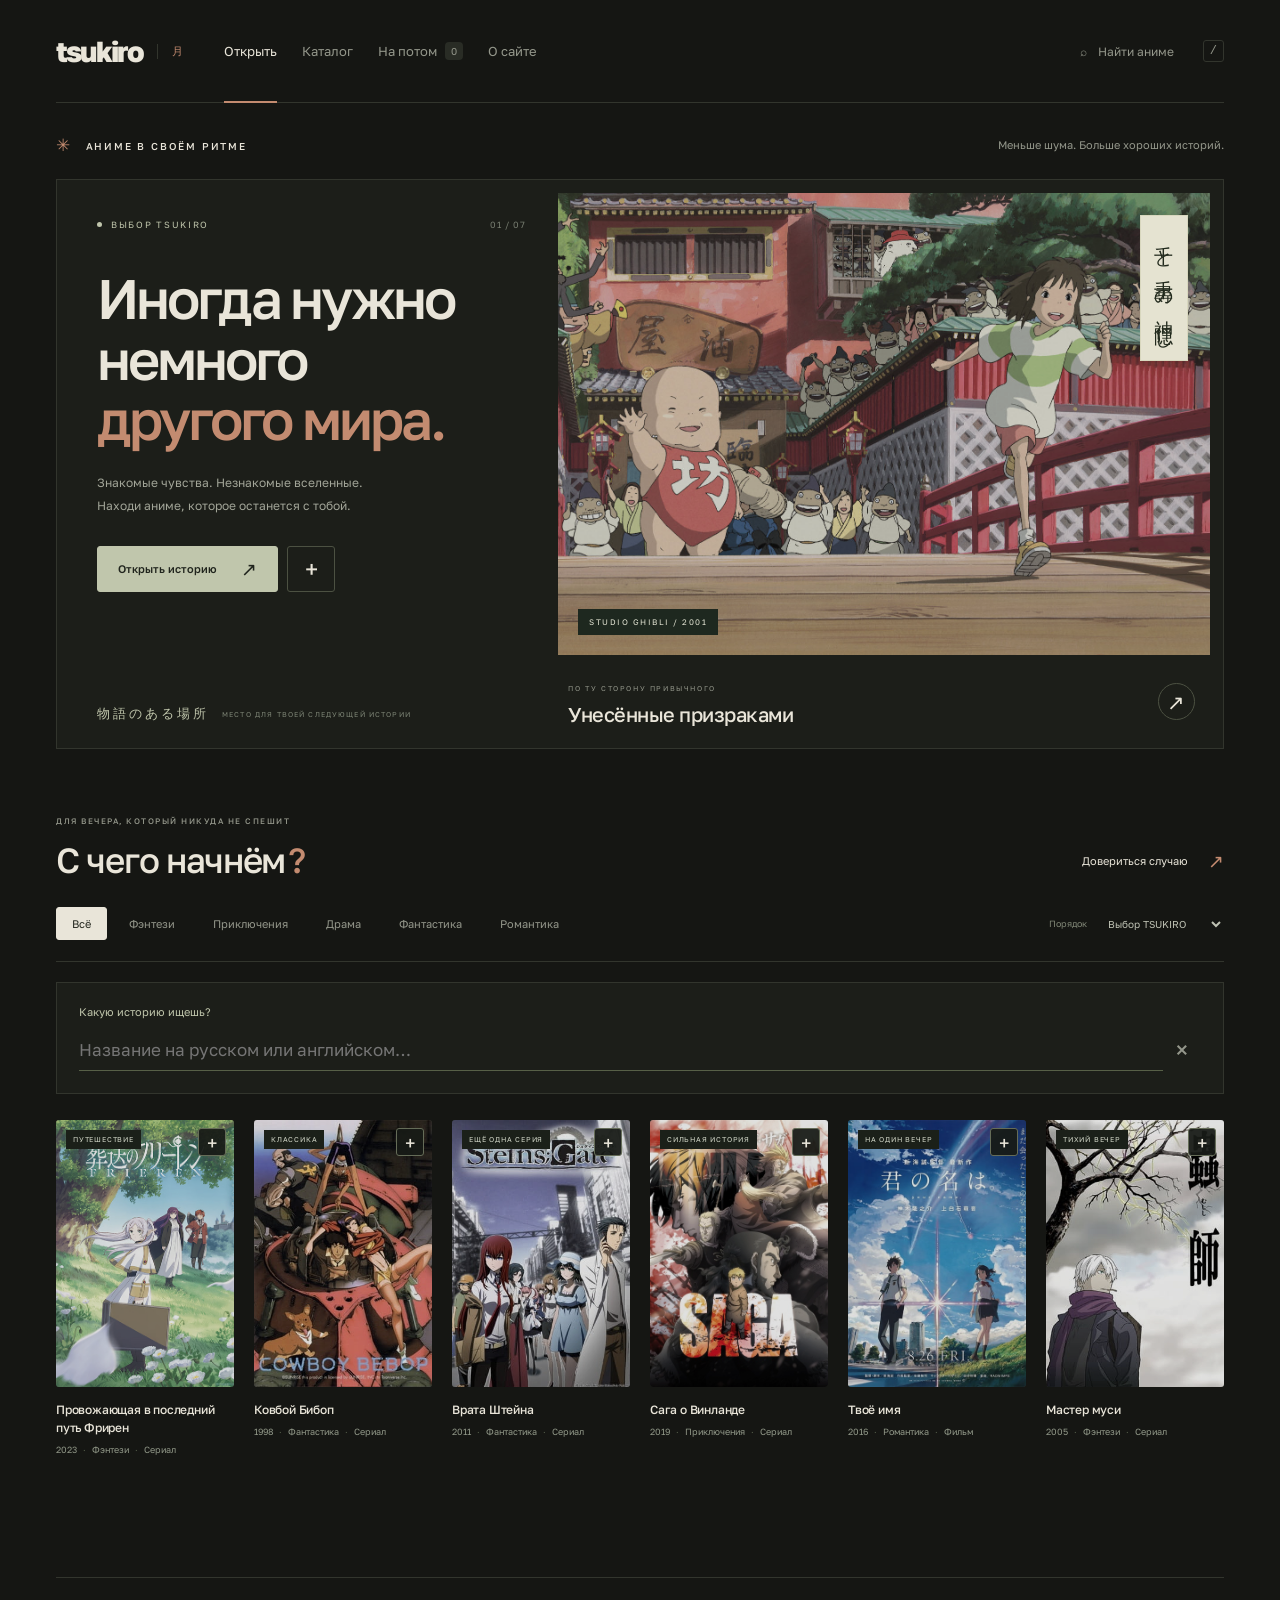
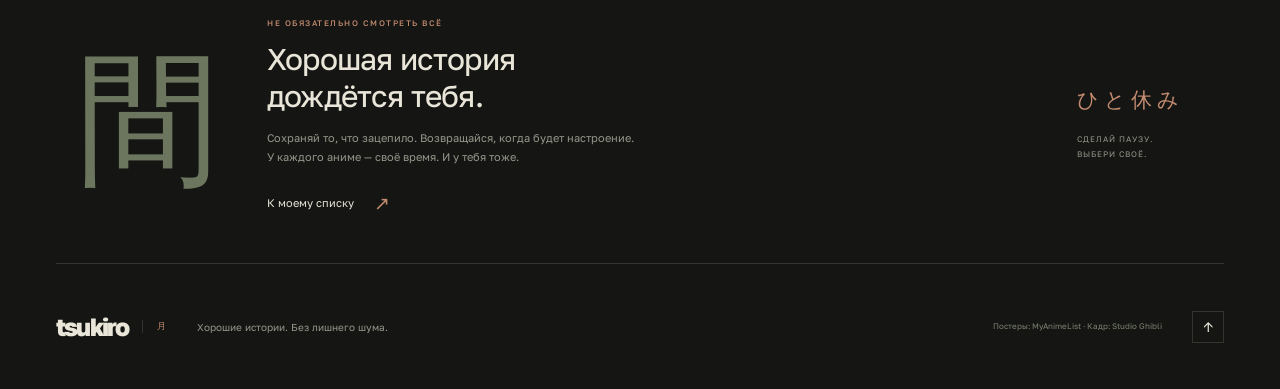
<file: index.html>
<!doctype html><html lang="ru"><head><meta charset="utf-8"><meta name="viewport" content="width=device-width,initial-scale=1"><meta name="theme-color" content="#151613"><title>Аниме в своём ритме — Tsukiro</title><meta name="description" content="Tsukiro — аниме в своём ритме. Каталог историй и личный список на потом."><link rel="icon" href="images/favicon.svg" type="image/svg+xml"><link rel="stylesheet" href="css/style.css"><script src="js/data.js" defer></script><script src="js/app.js" defer></script></head><body id="top" data-page="index.html"><header class="header wrap"><a class="logo" href="index.html" aria-label="Tsukiro — на главную">tsukiro<span class="logo-mark">月</span></a><nav aria-label="Основная навигация"><a href="index.html" class="nav-link active" aria-current="page">Открыть</a><a href="catalog.html" class="nav-link " >Каталог</a><a href="saved.html" class="nav-link " >На потом <span id="saved-count">0</span></a><a href="about.html" class="nav-link " >О сайте</a></nav><a href="catalog.html#search" class="search-trigger" aria-label="Поиск по каталогу">⌕ <span>Найти аниме</span><kbd>/</kbd></a></header><main class="wrap">    <section class="intro" id="discover"><p class="eyebrow"><span class="small-star">✳</span> АНИМЕ В СВОЁМ РИТМЕ</p><p class="intro-aside">Меньше шума. Больше хороших историй.</p></section>
    <section class="hero" aria-labelledby="hero-title">
      <div class="hero-copy"><div class="hero-label"><span class="dot"></span> ВЫБОР TSUKIRO <span class="edition">01 / 07</span></div><h1 id="hero-title">Иногда нужно<br>немного<br><em>другого мира.</em></h1><p class="hero-desc">Знакомые чувства. Незнакомые вселенные.<br>Находи аниме, которое останется с тобой.</p><div class="hero-actions"><button class="button primary" data-detail="spirited">Открыть историю <span>↗</span></button><button class="button square save-button" data-save="spirited" aria-label="Сохранить «Унесённые призраками»" aria-pressed="false">+</button></div><div class="hero-foot"><span class="vertical-jp" lang="ja">物語のある場所</span><span>МЕСТО ДЛЯ ТВОЕЙ СЛЕДУЮЩЕЙ ИСТОРИИ</span></div></div>
      <div class="hero-art"><div class="art-frame"><img src="images/spirited-away.jpg" alt="Тихиро бежит по красному мосту в мире духов" fetchpriority="high"><span class="art-stamp" lang="ja">千と千尋の神隠し</span><span class="art-number">STUDIO GHIBLI / 2001</span></div><div class="feature-caption"><div><span class="overline">ПО ТУ СТОРОНУ ПРИВЫЧНОГО</span><h2>Унесённые призраками</h2></div><button class="round-button" data-detail="spirited" aria-label="Об аниме «Унесённые призраками»">↗</button></div></div>
    </section>
    <section class="catalog-section" id="catalog" aria-labelledby="catalog-title">
      <div class="section-heading"><div><p class="eyebrow muted" id="catalog-eyebrow">ДЛЯ ВЕЧЕРА, КОТОРЫЙ НИКУДА НЕ СПЕШИТ</p><h2 id="catalog-title">С чего начнём<span class="accent">?</span></h2></div><button class="text-button" id="random-pick">Довериться случаю <span>↗</span></button></div>
      <div class="catalog-tools"><div class="filters" role="group" aria-label="Фильтр по жанрам"><button class="filter selected" data-filter="all" aria-pressed="true">Всё</button><button class="filter" data-filter="Фэнтези" aria-pressed="false">Фэнтези</button><button class="filter" data-filter="Приключения" aria-pressed="false">Приключения</button><button class="filter" data-filter="Драма" aria-pressed="false">Драма</button><button class="filter" data-filter="Фантастика" aria-pressed="false">Фантастика</button><button class="filter" data-filter="Романтика" aria-pressed="false">Романтика</button></div><label class="sort">Порядок <select id="sort" aria-label="Сортировка каталога"><option value="editorial">Выбор TSUKIRO</option><option value="newest">Сначала новые</option><option value="oldest">Сначала классика</option><option value="title">По алфавиту</option></select></label></div>
      <div class="search-panel" id="search-panel"><label for="search">Какую историю ищешь?</label><div class="search-field"><input id="search" type="search" placeholder="Название на русском или английском…" autocomplete="off"><button id="clear-search" aria-label="Очистить поиск">×</button></div></div>
      <p id="result-count" class="sr-only" role="status"></p><div class="anime-grid" id="anime-grid"></div>
      <div class="empty-state" id="empty-state" hidden><span>余白</span><h3 id="empty-title">Пока ничего не нашлось</h3><p id="empty-text">Попробуй другое название или жанр.</p><button class="button" id="reset-filters">Показать всё</button></div>
    </section>
    <section class="slow-section" id="slow-section"><div class="slow-symbol" aria-hidden="true">間</div><div class="slow-copy"><p class="eyebrow">НЕ ОБЯЗАТЕЛЬНО СМОТРЕТЬ ВСЁ</p><h2>Хорошая история<br>дождётся тебя.</h2><p>Сохраняй то, что зацепило. Возвращайся, когда будет настроение.<br>У каждого аниме — своё время. И у тебя тоже.</p><a href="saved.html" class="text-button">К моему списку <span>↗</span></a></div><div class="slow-note"><span>ひと休み</span>СДЕЛАЙ ПАУЗУ.<br>ВЫБЕРИ СВОЁ.</div></section>
</main><footer class="footer wrap"><a href="index.html" class="logo">tsukiro<span class="logo-mark">月</span></a><p>Хорошие истории. Без лишнего шума.</p><span class="footer-note">Постеры: MyAnimeList · Кадр: Studio Ghibli</span><a href="#top" class="back-top" aria-label="Наверх">↑</a></footer><div class="toast" id="toast" role="status"></div></body></html>
</file>
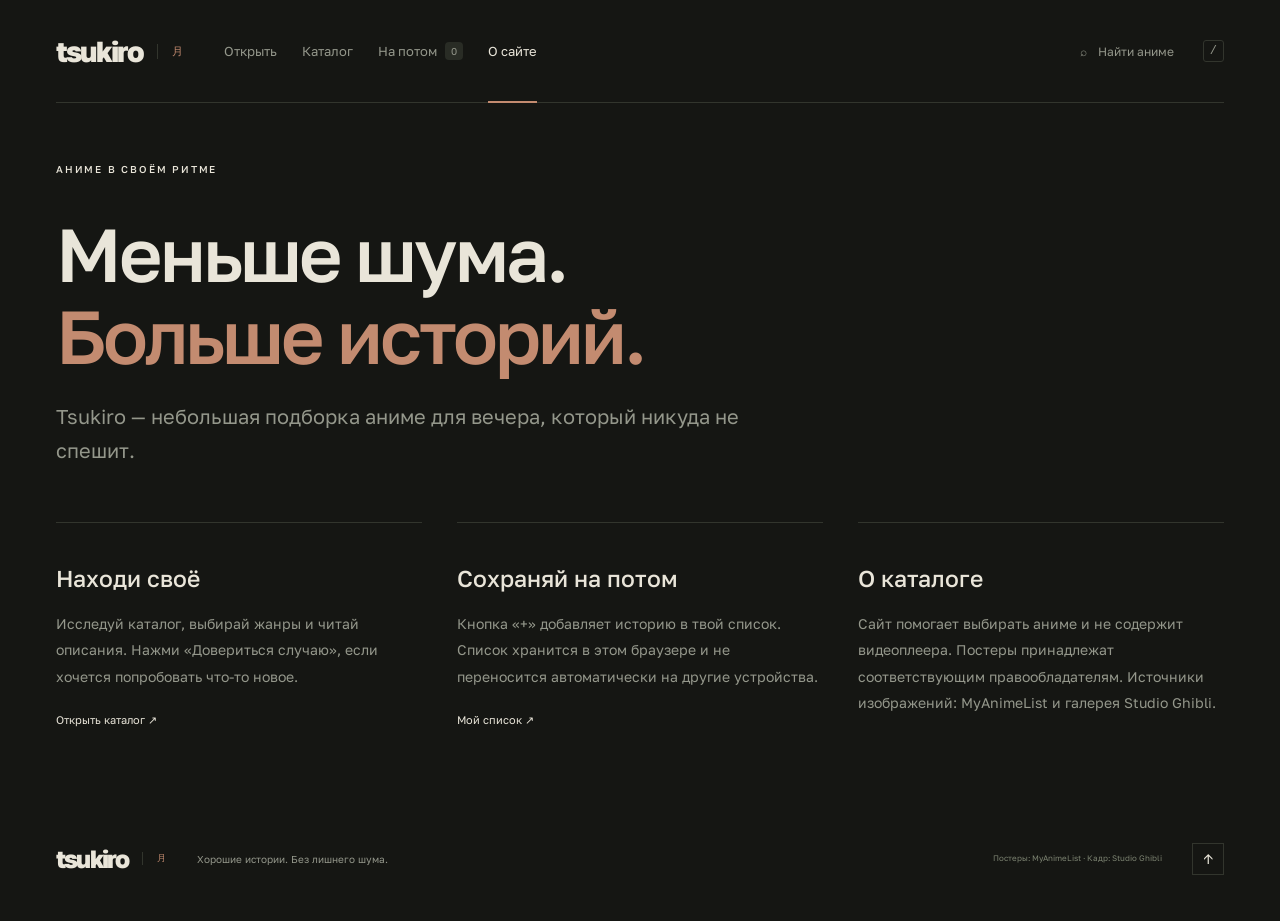
<file: about.html>
<!doctype html><html lang="ru"><head><meta charset="utf-8"><meta name="viewport" content="width=device-width,initial-scale=1"><meta name="theme-color" content="#151613"><title>О сайте — Tsukiro</title><meta name="description" content="Tsukiro — аниме в своём ритме. Каталог историй и личный список на потом."><link rel="icon" href="images/favicon.svg" type="image/svg+xml"><link rel="stylesheet" href="css/style.css"><script src="js/data.js" defer></script><script src="js/app.js" defer></script></head><body id="top" data-page="about.html"><header class="header wrap"><a class="logo" href="index.html" aria-label="Tsukiro — на главную">tsukiro<span class="logo-mark">月</span></a><nav aria-label="Основная навигация"><a href="index.html" class="nav-link " >Открыть</a><a href="catalog.html" class="nav-link " >Каталог</a><a href="saved.html" class="nav-link " >На потом <span id="saved-count">0</span></a><a href="about.html" class="nav-link active" aria-current="page">О сайте</a></nav><a href="catalog.html#search" class="search-trigger" aria-label="Поиск по каталогу">⌕ <span>Найти аниме</span><kbd>/</kbd></a></header><main class="wrap"><section class="about-page"><p class="eyebrow">АНИМЕ В СВОЁМ РИТМЕ</p><h1>Меньше шума.<br><em>Больше историй.</em></h1><p class="about-lead">Tsukiro — небольшая подборка аниме для вечера, который никуда не спешит.</p><div class="about-sections"><section><h2>Находи своё</h2><p>Исследуй каталог, выбирай жанры и читай описания. Нажми «Довериться случаю», если хочется попробовать что-то новое.</p><a class="text-button" href="catalog.html">Открыть каталог ↗</a></section><section><h2>Сохраняй на потом</h2><p>Кнопка «+» добавляет историю в твой список. Список хранится в этом браузере и не переносится автоматически на другие устройства.</p><a class="text-button" href="saved.html">Мой список ↗</a></section><section><h2>О каталоге</h2><p>Сайт помогает выбирать аниме и не содержит видеоплеера. Постеры принадлежат соответствующим правообладателям. Источники изображений: MyAnimeList и галерея Studio Ghibli.</p></section></div></section></main><footer class="footer wrap"><a href="index.html" class="logo">tsukiro<span class="logo-mark">月</span></a><p>Хорошие истории. Без лишнего шума.</p><span class="footer-note">Постеры: MyAnimeList · Кадр: Studio Ghibli</span><a href="#top" class="back-top" aria-label="Наверх">↑</a></footer><div class="toast" id="toast" role="status"></div></body></html>
</file>
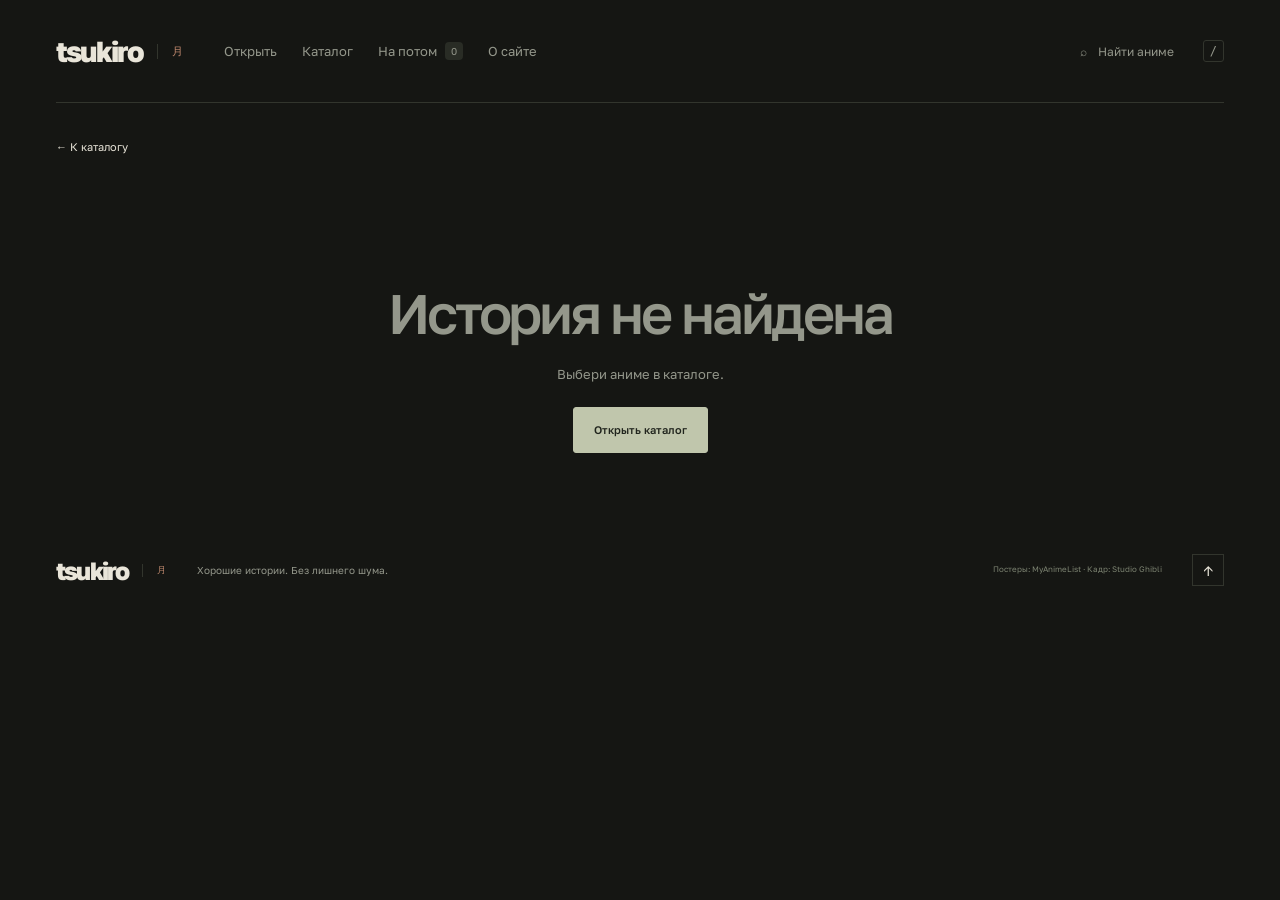
<file: anime.html>
<!doctype html><html lang="ru"><head><meta charset="utf-8"><meta name="viewport" content="width=device-width,initial-scale=1"><meta name="theme-color" content="#151613"><title>Об аниме — Tsukiro</title><meta name="description" content="Tsukiro — аниме в своём ритме. Каталог историй и личный список на потом."><link rel="icon" href="images/favicon.svg" type="image/svg+xml"><link rel="stylesheet" href="css/style.css"><script src="js/data.js" defer></script><script src="js/app.js" defer></script></head><body id="top" data-page="anime.html"><header class="header wrap"><a class="logo" href="index.html" aria-label="Tsukiro — на главную">tsukiro<span class="logo-mark">月</span></a><nav aria-label="Основная навигация"><a href="index.html" class="nav-link " >Открыть</a><a href="catalog.html" class="nav-link " >Каталог</a><a href="saved.html" class="nav-link " >На потом <span id="saved-count">0</span></a><a href="about.html" class="nav-link " >О сайте</a></nav><a href="catalog.html#search" class="search-trigger" aria-label="Поиск по каталогу">⌕ <span>Найти аниме</span><kbd>/</kbd></a></header><main class="wrap"><div class="page-top"><a class="text-button" href="catalog.html">← К каталогу</a></div><section class="anime-detail" id="anime-detail"><div class="detail-layout"><img id="detail-image" alt=""><div class="detail-copy"><p class="eyebrow" id="detail-meta"></p><h1 class="anime-title" id="detail-title"></h1><p class="detail-original" id="detail-original"></p><div class="detail-genres" id="detail-genres"></div><p id="detail-description"></p><p class="detail-studio" id="detail-studio"></p><button class="button primary" id="detail-save"></button><p class="detail-note">Каталог для поиска историй. Просмотр видео здесь недоступен.</p></div></div></section><section id="not-found" class="empty-state" hidden><h1>История не найдена</h1><p>Выбери аниме в каталоге.</p><a class="button primary" href="catalog.html">Открыть каталог</a></section></main><footer class="footer wrap"><a href="index.html" class="logo">tsukiro<span class="logo-mark">月</span></a><p>Хорошие истории. Без лишнего шума.</p><span class="footer-note">Постеры: MyAnimeList · Кадр: Studio Ghibli</span><a href="#top" class="back-top" aria-label="Наверх">↑</a></footer><div class="toast" id="toast" role="status"></div></body></html>
</file>
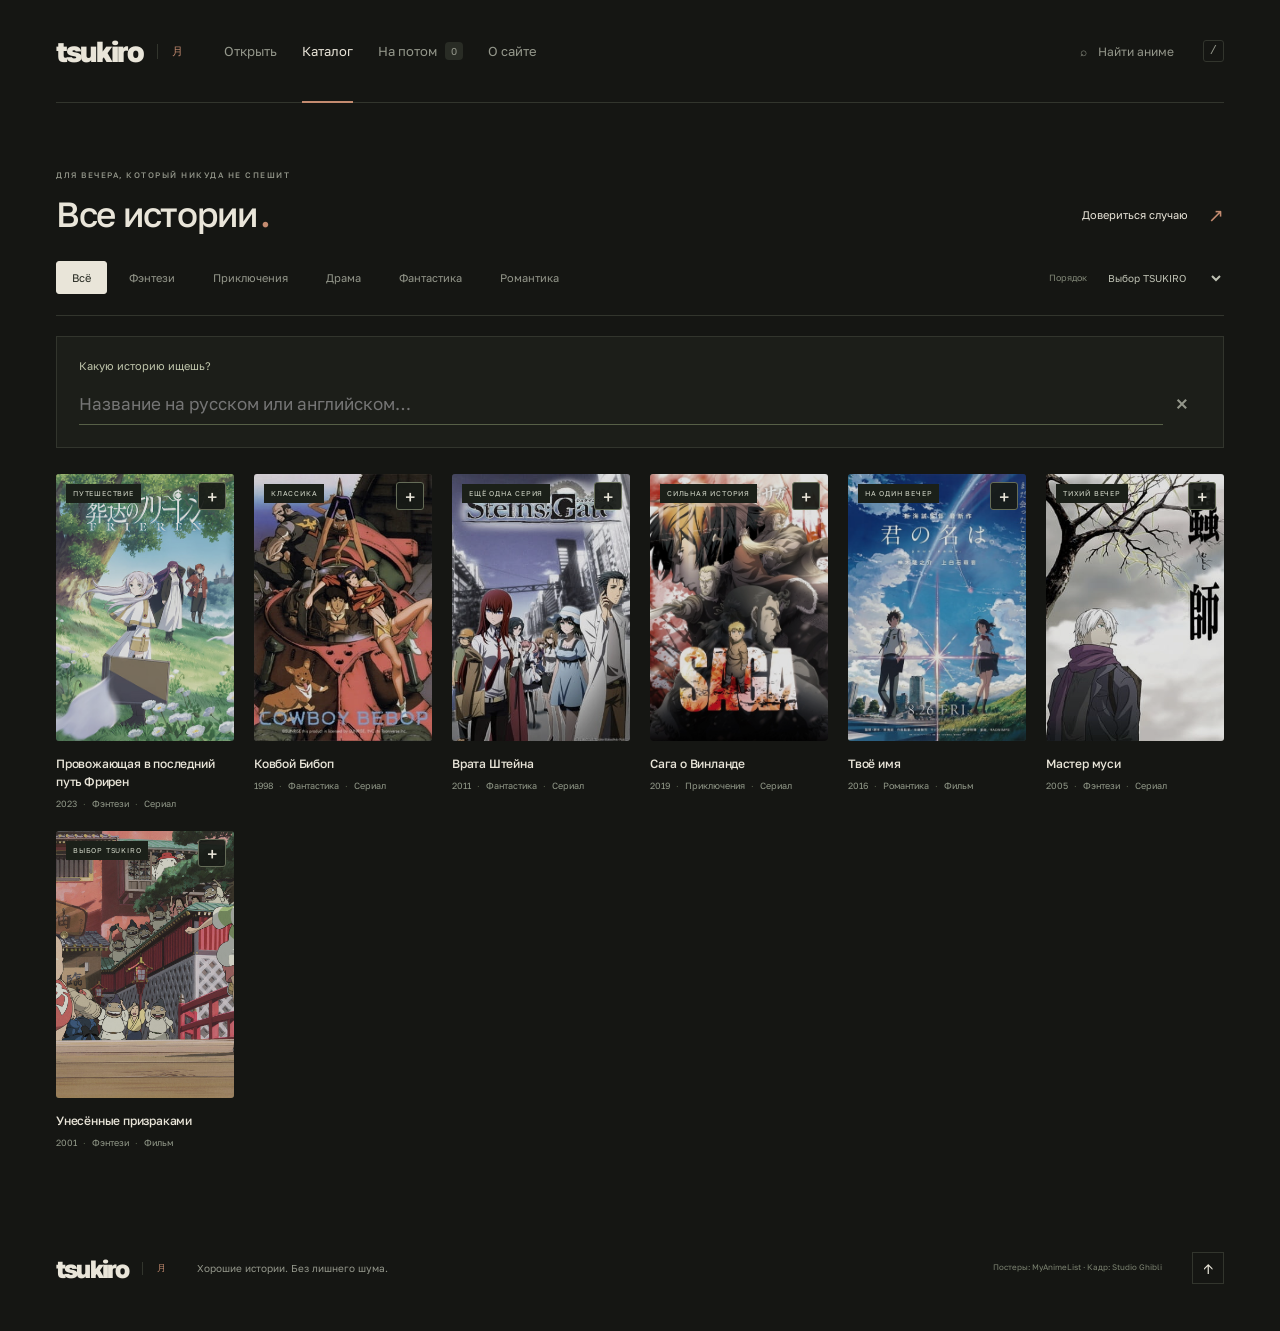
<file: catalog.html>
<!doctype html><html lang="ru"><head><meta charset="utf-8"><meta name="viewport" content="width=device-width,initial-scale=1"><meta name="theme-color" content="#151613"><title>Каталог аниме — Tsukiro</title><meta name="description" content="Tsukiro — аниме в своём ритме. Каталог историй и личный список на потом."><link rel="icon" href="images/favicon.svg" type="image/svg+xml"><link rel="stylesheet" href="css/style.css"><script src="js/data.js" defer></script><script src="js/app.js" defer></script></head><body id="top" data-page="catalog.html"><header class="header wrap"><a class="logo" href="index.html" aria-label="Tsukiro — на главную">tsukiro<span class="logo-mark">月</span></a><nav aria-label="Основная навигация"><a href="index.html" class="nav-link " >Открыть</a><a href="catalog.html" class="nav-link active" aria-current="page">Каталог</a><a href="saved.html" class="nav-link " >На потом <span id="saved-count">0</span></a><a href="about.html" class="nav-link " >О сайте</a></nav><a href="catalog.html#search" class="search-trigger" aria-label="Поиск по каталогу">⌕ <span>Найти аниме</span><kbd>/</kbd></a></header><main class="wrap">    <section class="catalog-section" id="catalog" aria-labelledby="catalog-title">
      <div class="section-heading"><div><p class="eyebrow muted" id="catalog-eyebrow">ДЛЯ ВЕЧЕРА, КОТОРЫЙ НИКУДА НЕ СПЕШИТ</p><h2 id="catalog-title">С чего начнём<span class="accent">?</span></h2></div><button class="text-button" id="random-pick">Довериться случаю <span>↗</span></button></div>
      <div class="catalog-tools"><div class="filters" role="group" aria-label="Фильтр по жанрам"><button class="filter selected" data-filter="all" aria-pressed="true">Всё</button><button class="filter" data-filter="Фэнтези" aria-pressed="false">Фэнтези</button><button class="filter" data-filter="Приключения" aria-pressed="false">Приключения</button><button class="filter" data-filter="Драма" aria-pressed="false">Драма</button><button class="filter" data-filter="Фантастика" aria-pressed="false">Фантастика</button><button class="filter" data-filter="Романтика" aria-pressed="false">Романтика</button></div><label class="sort">Порядок <select id="sort" aria-label="Сортировка каталога"><option value="editorial">Выбор TSUKIRO</option><option value="newest">Сначала новые</option><option value="oldest">Сначала классика</option><option value="title">По алфавиту</option></select></label></div>
      <div class="search-panel" id="search-panel"><label for="search">Какую историю ищешь?</label><div class="search-field"><input id="search" type="search" placeholder="Название на русском или английском…" autocomplete="off"><button id="clear-search" aria-label="Очистить поиск">×</button></div></div>
      <p id="result-count" class="sr-only" role="status"></p><div class="anime-grid" id="anime-grid"></div>
      <div class="empty-state" id="empty-state" hidden><span>余白</span><h3 id="empty-title">Пока ничего не нашлось</h3><p id="empty-text">Попробуй другое название или жанр.</p><button class="button" id="reset-filters">Показать всё</button></div>
    </section>
</main><footer class="footer wrap"><a href="index.html" class="logo">tsukiro<span class="logo-mark">月</span></a><p>Хорошие истории. Без лишнего шума.</p><span class="footer-note">Постеры: MyAnimeList · Кадр: Studio Ghibli</span><a href="#top" class="back-top" aria-label="Наверх">↑</a></footer><div class="toast" id="toast" role="status"></div></body></html>
</file>
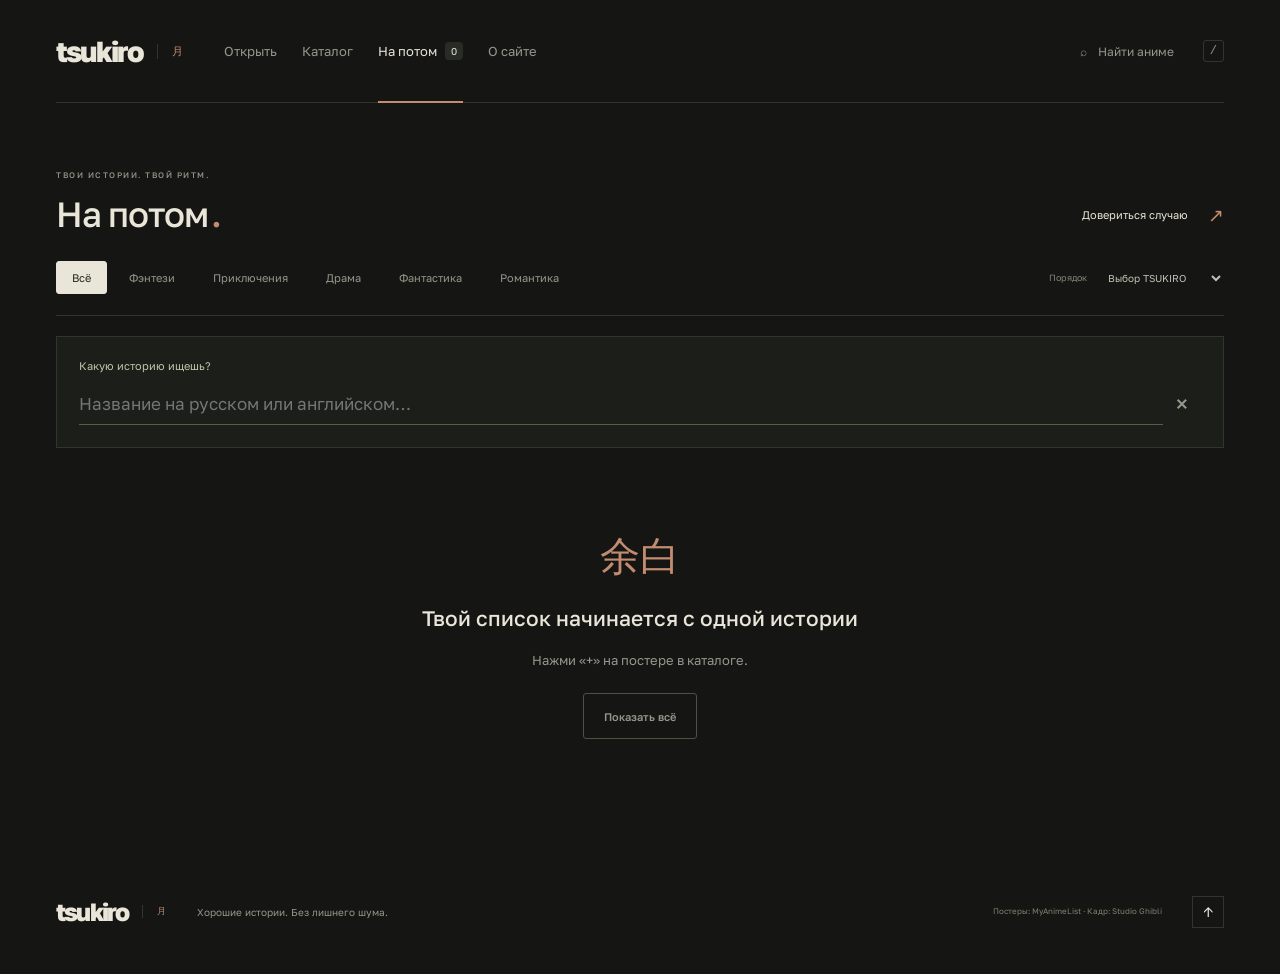
<file: saved.html>
<!doctype html><html lang="ru"><head><meta charset="utf-8"><meta name="viewport" content="width=device-width,initial-scale=1"><meta name="theme-color" content="#151613"><title>На потом — Tsukiro</title><meta name="description" content="Tsukiro — аниме в своём ритме. Каталог историй и личный список на потом."><link rel="icon" href="images/favicon.svg" type="image/svg+xml"><link rel="stylesheet" href="css/style.css"><script src="js/data.js" defer></script><script src="js/app.js" defer></script></head><body id="top" data-page="saved.html"><header class="header wrap"><a class="logo" href="index.html" aria-label="Tsukiro — на главную">tsukiro<span class="logo-mark">月</span></a><nav aria-label="Основная навигация"><a href="index.html" class="nav-link " >Открыть</a><a href="catalog.html" class="nav-link " >Каталог</a><a href="saved.html" class="nav-link active" aria-current="page">На потом <span id="saved-count">0</span></a><a href="about.html" class="nav-link " >О сайте</a></nav><a href="catalog.html#search" class="search-trigger" aria-label="Поиск по каталогу">⌕ <span>Найти аниме</span><kbd>/</kbd></a></header><main class="wrap">    <section class="catalog-section" id="catalog" aria-labelledby="catalog-title">
      <div class="section-heading"><div><p class="eyebrow muted" id="catalog-eyebrow">ДЛЯ ВЕЧЕРА, КОТОРЫЙ НИКУДА НЕ СПЕШИТ</p><h2 id="catalog-title">С чего начнём<span class="accent">?</span></h2></div><button class="text-button" id="random-pick">Довериться случаю <span>↗</span></button></div>
      <div class="catalog-tools"><div class="filters" role="group" aria-label="Фильтр по жанрам"><button class="filter selected" data-filter="all" aria-pressed="true">Всё</button><button class="filter" data-filter="Фэнтези" aria-pressed="false">Фэнтези</button><button class="filter" data-filter="Приключения" aria-pressed="false">Приключения</button><button class="filter" data-filter="Драма" aria-pressed="false">Драма</button><button class="filter" data-filter="Фантастика" aria-pressed="false">Фантастика</button><button class="filter" data-filter="Романтика" aria-pressed="false">Романтика</button></div><label class="sort">Порядок <select id="sort" aria-label="Сортировка каталога"><option value="editorial">Выбор TSUKIRO</option><option value="newest">Сначала новые</option><option value="oldest">Сначала классика</option><option value="title">По алфавиту</option></select></label></div>
      <div class="search-panel" id="search-panel"><label for="search">Какую историю ищешь?</label><div class="search-field"><input id="search" type="search" placeholder="Название на русском или английском…" autocomplete="off"><button id="clear-search" aria-label="Очистить поиск">×</button></div></div>
      <p id="result-count" class="sr-only" role="status"></p><div class="anime-grid" id="anime-grid"></div>
      <div class="empty-state" id="empty-state" hidden><span>余白</span><h3 id="empty-title">Пока ничего не нашлось</h3><p id="empty-text">Попробуй другое название или жанр.</p><button class="button" id="reset-filters">Показать всё</button></div>
    </section>
</main><footer class="footer wrap"><a href="index.html" class="logo">tsukiro<span class="logo-mark">月</span></a><p>Хорошие истории. Без лишнего шума.</p><span class="footer-note">Постеры: MyAnimeList · Кадр: Studio Ghibli</span><a href="#top" class="back-top" aria-label="Наверх">↑</a></footer><div class="toast" id="toast" role="status"></div></body></html>
</file>
<file: css/style.css>
/* cyrillic-ext */
@font-face {
  font-family: 'Golos Text';
  font-style: normal;
  font-weight: 400 900;
  font-display: swap;
  src: url([data-uri]) format('woff2');
  unicode-range: U+0460-052F, U+1C80-1C8A, U+20B4, U+2DE0-2DFF, U+A640-A69F, U+FE2E-FE2F;
}
/* cyrillic */
@font-face {
  font-family: 'Golos Text';
  font-style: normal;
  font-weight: 400 900;
  font-display: swap;
  src: url([data-uri]) format('woff2');
  unicode-range: U+0301, U+0400-045F, U+0490-0491, U+04B0-04B1, U+2116;
}
/* latin-ext */
@font-face {
  font-family: 'Golos Text';
  font-style: normal;
  font-weight: 400 900;
  font-display: swap;
  src: url([data-uri]) format('woff2');
  unicode-range: U+0100-02BA, U+02BD-02C5, U+02C7-02CC, U+02CE-02D7, U+02DD-02FF, U+0304, U+0308, U+0329, U+1D00-1DBF, U+1E00-1E9F, U+1EF2-1EFF, U+2020, U+20A0-20AB, U+20AD-20C4, U+2113, U+2C60-2C7F, U+A720-A7FF;
}
/* latin */
@font-face {
  font-family: 'Golos Text';
  font-style: normal;
  font-weight: 400 900;
  font-display: swap;
  src: url([data-uri]) format('woff2');
  unicode-range: U+0000-00FF, U+0131, U+0152-0153, U+02BB-02BC, U+02C6, U+02DA, U+02DC, U+0304, U+0308, U+0329, U+2000-206F, U+20AC, U+2122, U+2191, U+2193, U+2212, U+2215, U+FEFF, U+FFFD;
}

:root{color-scheme:dark;--bg:#151613;--panel:#1c1e19;--cream:#e9e5d9;--muted:#94978b;--line:#32352d;--accent:#c38b70;--sage:#c0c6ac}*{box-sizing:border-box}html{scroll-behavior:smooth;scroll-padding-top:28px}body{margin:0;background:var(--bg);color:var(--cream);font-family:'Golos Text',Arial,sans-serif;font-size:14px;-webkit-font-smoothing:antialiased}button,input,select{font:inherit}button,a,input,select{-webkit-tap-highlight-color:transparent}button,a{touch-action:manipulation}button{cursor:pointer}a{color:inherit;text-decoration:none}button{color:inherit}button:disabled{cursor:default}button:focus-visible,a:focus-visible,input:focus-visible,select:focus-visible{outline:2px solid var(--accent);outline-offset:5px}button{border:0}svg{width:20px;height:20px}.wrap{width:min(1400px,calc(100% - 112px));margin-inline:auto}.header{height:103px;display:flex;align-items:center;gap:74px;border-bottom:1px solid var(--line)}.logo{font-size:32px;font-weight:800;letter-spacing:-1.8px;display:inline-flex;align-items:center;gap:14px;white-space:nowrap}.logo-mark{font-size:11px;letter-spacing:1px;color:var(--accent);border-left:1px solid var(--line);padding-left:14px;font-weight:400}.header nav{display:flex;gap:32px;height:100%;align-items:center}.nav-link{height:100%;display:flex;align-items:center;gap:8px;position:relative;color:var(--muted);font-size:13px}.nav-link.active{color:var(--cream)}.nav-link.active:after{content:'';height:2px;background:var(--accent);position:absolute;bottom:-1px;left:0;right:0}.nav-link:hover{color:var(--cream)}#saved-count{font-size:10px;min-width:18px;height:18px;background:#292c25;display:grid;place-items:center;border-radius:4px}.search-trigger{margin-left:auto;background:none;color:var(--muted);display:flex;align-items:center;gap:11px;font-size:12px}.search-trigger kbd{font:12px monospace;padding:3px 6px;border:1px solid var(--line);border-radius:3px;margin-left:18px}.intro{display:flex;justify-content:space-between;align-items:center;padding:31px 0 24px}.eyebrow{font-size:10px;letter-spacing:1.8px;font-weight:500;margin:0}.small-star{color:var(--accent);font-size:17px;vertical-align:-1px;margin-right:9px}.intro-aside{font-size:11px;color:var(--muted);margin:0}.hero{display:grid;grid-template-columns:43% 57%;border:1px solid var(--line);background:var(--panel);min-height:570px}.hero-copy{padding:39px 32px 25px 40px;display:flex;flex-direction:column}.hero-label{font-size:9px;letter-spacing:1.7px;display:flex;align-items:center;gap:9px;color:var(--sage)}.dot{width:5px;height:5px;background:var(--sage);border-radius:50%}.edition{margin-left:auto;color:#777d70;font-size:9px;letter-spacing:1px}h1{font-size:clamp(39px,4.35vw,67px);line-height:1.09;letter-spacing:-3.1px;font-weight:550;margin:38px 0 22px}h1 em{font-style:normal;color:var(--accent);white-space:nowrap}.hero-desc{font-size:12px;line-height:1.9;color:#a2a598;margin:0 0 28px}.hero-actions{display:flex;gap:9px}.button{display:inline-flex;align-items:center;justify-content:center;gap:24px;padding:15px 20px;border:1px solid #4c5142;background:transparent;font-size:11px;font-weight:550;border-radius:3px;min-height:46px;transition:background .18s,transform .18s}.button:hover{background:#303429}.button.primary{background:var(--sage);color:#20241d;border-color:var(--sage)}.button.primary:hover{background:#d2d8c1;transform:translateY(-1px)}.button span{font-size:19px;font-weight:400;line-height:0}.button.square{width:48px;padding:0;font-size:24px;font-weight:400}.save-button.saved{color:var(--sage);border-color:var(--sage);background:#292f23}.hero-foot{margin-top:auto;padding-top:34px;display:flex;align-items:center;gap:13px;color:#7e8576;font-size:7px;letter-spacing:1.15px}.vertical-jp{color:var(--sage);font-size:13px;letter-spacing:3px;white-space:nowrap}.hero-art{padding:13px 13px 0 0;min-width:0;display:flex;flex-direction:column}.art-frame{position:relative;flex:1;min-height:405px;overflow:hidden;background:#3e4c36}.art-frame>img{width:100%;height:100%;position:absolute;inset:0;object-fit:cover;object-position:61% center;filter:saturate(.66) brightness(.85)}.art-stamp{position:absolute;top:22px;right:22px;writing-mode:vertical-rl;font-family:serif;font-size:19px;letter-spacing:6px;padding:15px 10px;background:#e5e3d1;color:#222a1d;border:1px solid #d8d7be}.art-number{position:absolute;bottom:20px;left:20px;background:#1e281f;color:#e5e6d5;font-size:8px;padding:8px 11px;letter-spacing:1.5px}.feature-caption{min-height:93px;display:flex;align-items:center;justify-content:space-between;padding:17px 15px 17px 10px}.overline{font-size:7px;letter-spacing:1.6px;color:var(--muted)}.feature-caption h2{font-size:20px;letter-spacing:-.5px;font-weight:500;margin:8px 0 0}.round-button{width:37px;height:37px;border:1px solid #4c5142;border-radius:50%;background:transparent;font-size:21px}.round-button:hover{background:var(--sage);color:var(--bg)}.catalog-section{padding-top:67px;scroll-margin-top:20px}.section-heading{display:flex;align-items:flex-end;justify-content:space-between;gap:16px}.muted{color:var(--muted);font-size:8px;letter-spacing:1.5px}.section-heading h2{font-size:35px;letter-spacing:-1.3px;font-weight:500;margin:13px 0 0}.accent{color:var(--accent);margin-left:3px}.text-button{display:inline-flex;align-items:center;gap:20px;background:none;font-size:11px;padding:9px 0}.text-button span{font-size:19px;color:var(--accent)}.text-button:hover{color:var(--accent)}.catalog-tools{display:flex;align-items:center;justify-content:space-between;border-bottom:1px solid var(--line);padding:26px 0 21px;gap:15px}.filters{display:flex;gap:6px;flex-wrap:wrap}.filter{background:transparent;padding:9px 15px;border:1px solid transparent;color:var(--muted);font-size:11px;border-radius:3px}.filter:hover{color:var(--cream);background:#25281f}.filter.selected{background:var(--cream);color:#24271f;border-color:var(--cream)}.sort{color:#818777;font-size:9px;display:flex;align-items:center;gap:9px;white-space:nowrap}.sort select{color:#bfc2b4;background:var(--bg);border:0;font-size:10px;padding:8px;max-width:150px}.anime-grid{display:grid;grid-template-columns:repeat(6,minmax(0,1fr));gap:20px;padding-top:26px}.anime-card{min-width:0;position:relative}.poster-button{display:block;width:100%;padding:0;position:relative;overflow:hidden;aspect-ratio:2/3;background:#272b24;border-radius:3px;text-align:left}.poster-button img{width:100%;height:100%;object-fit:cover;display:block;filter:saturate(.73) brightness(.88);transition:filter .25s,transform .4s}.poster-button:hover img{filter:saturate(.95) brightness(1);transform:scale(1.035)}.poster-label{position:absolute;left:10px;top:10px;background:#1b2019;color:#d7dccd;padding:5px 7px;font-size:7px;letter-spacing:.8px;pointer-events:none}.card-save{position:absolute;right:8px;top:8px;width:28px;height:28px;background:#171b16eF;color:var(--cream);border:1px solid #656c58;border-radius:3px;font-size:19px;display:grid;place-items:center;line-height:1}.card-save.saved{background:var(--sage);color:var(--bg);border-color:var(--sage)}.card-title{display:block;background:none;padding:0;margin-top:14px;text-align:left;font-size:12px;line-height:1.5;font-weight:500;letter-spacing:-.2px}.card-title:hover{color:var(--accent)}.card-meta{margin:6px 0 0;color:#929989;font-size:9px;line-height:1.6}.card-meta span{margin:0 6px;color:#525b48}.slow-section{border-top:1px solid var(--line);border-bottom:1px solid var(--line);margin-top:65px;display:flex;align-items:center;padding:40px 20px;gap:47px}.slow-symbol{font-family:serif;font-size:144px;line-height:1;color:#6c765e;font-weight:400}.slow-copy .eyebrow{font-size:8px;color:var(--accent);letter-spacing:1.5px}.slow-copy h2{font-weight:450;font-size:30px;line-height:1.22;letter-spacing:-.8px;margin:13px 0}.slow-copy p:not(.eyebrow){color:var(--muted);font-size:11px;line-height:1.8}.slow-copy .text-button{margin-top:4px}.slow-note{margin-left:auto;font-size:8px;line-height:1.9;letter-spacing:1px;color:var(--muted);padding-right:20px}.slow-note span{display:block;color:var(--accent);font-size:21px;letter-spacing:5px;margin-bottom:12px}.footer{min-height:125px;display:flex;align-items:center;gap:30px}.footer .logo{font-size:25px}.footer .logo-mark{font-size:9px}.footer p{color:var(--muted);font-size:10px}.footer-note{margin-left:auto;font-size:8px;line-height:1.7;color:#7d8472;max-width:250px}.back-top{border:1px solid var(--line);width:32px;height:32px;display:grid;place-items:center}.search-panel{margin-top:20px;padding:22px;background:var(--panel);border:1px solid var(--line)}.search-panel label{display:block;font-size:11px;color:var(--sage);margin-bottom:10px}.search-field{display:flex}.search-field input{width:100%;min-width:0;background:transparent;color:var(--cream);border:0;border-bottom:1px solid #576047;padding:9px 0;font-size:17px}.search-field button{background:transparent;color:var(--muted);font-size:25px;padding:6px 12px}.empty-state{text-align:center;padding:55px 20px;color:var(--muted)}.empty-state>span{font-family:serif;font-size:40px;color:var(--accent)}.empty-state h3{font-size:21px;font-weight:500;color:var(--cream)}.empty-state p{font-size:13px;margin-bottom:25px}.sr-only{position:absolute;width:1px;height:1px;padding:0;margin:-1px;overflow:hidden;clip:rect(0,0,0,0);white-space:nowrap;border:0}dialog{padding:0;background:#20231c;color:var(--cream);border:1px solid #4c5540;border-radius:6px;width:min(800px,calc(100% - 32px));max-height:90dvh;overflow:auto}dialog::backdrop{background:#080b09dc;backdrop-filter:blur(5px)}.dialog-close{position:absolute;right:12px;top:12px;width:32px;height:32px;border-radius:50%;background:#151a12;color:var(--cream);font-size:24px;z-index:2}.detail-layout{display:grid;grid-template-columns:35% 65%}.detail-layout>img{width:100%;height:100%;min-height:450px;object-fit:cover}.detail-copy{padding:43px 30px 30px}.detail-copy .eyebrow{font-size:9px;color:var(--accent);line-height:1.8}.detail-copy h2{font-size:30px;letter-spacing:-1px;line-height:1.15;margin:16px 0 8px;font-weight:500}.detail-original{font-size:11px;color:var(--muted);margin-bottom:20px}.detail-genres{display:flex;gap:6px;flex-wrap:wrap}.detail-genres span{border:1px solid #49533d;border-radius:3px;padding:5px 7px;font-size:9px;color:var(--sage)}#detail-description{font-size:13px;line-height:1.85;color:#bcc2af}.detail-studio{font-size:10px;color:var(--muted);margin-bottom:24px}.detail-note{font-size:9px;line-height:1.6;color:var(--muted);margin:20px 0 0}.toast{position:fixed;bottom:28px;left:50%;transform:translate(-50%,20px);background:var(--cream);color:var(--bg);padding:13px 23px;border-radius:4px;font-size:12px;z-index:5;opacity:0;pointer-events:none;transition:opacity .2s,transform .2s;text-align:center;max-width:calc(100% - 32px);width:max-content}.toast.visible{opacity:1;transform:translate(-50%,0)}[hidden]{display:none!important}
@media(min-width:1600px){h1{font-size:67px}.hero{min-height:615px}.hero-copy{padding:45px}.art-frame{min-height:480px}}
@media(max-width:1150px){.wrap{width:calc(100% - 64px)}.header{gap:40px}.hero{grid-template-columns:45% 55%;min-height:525px}.hero-copy{padding:30px 24px}h1{font-size:45px;letter-spacing:-2px}.art-frame{min-height:390px}.anime-grid{gap:14px}.filter{padding-inline:10px}.sort>select{max-width:135px}.hero-foot{font-size:6px}.feature-caption h2{font-size:17px}}
@media(max-width:900px){.header{gap:30px;height:85px}.header nav{gap:22px}.search-trigger span,.search-trigger kbd{display:none}.hero{grid-template-columns:1fr 1fr;min-height:480px}.hero-copy{padding:26px 22px}h1{font-size:36px;letter-spacing:-1.7px;margin-top:34px}.hero-desc{font-size:11px}.hero-foot>span:last-child{display:none}.art-frame{min-height:365px}.feature-caption h2{font-size:14px}.art-stamp{font-size:15px;right:15px;top:15px}.feature-caption{padding:12px 5px}.overline{font-size:6px}.anime-grid{grid-template-columns:repeat(3,minmax(0,1fr));gap:27px 18px}.card-title{font-size:14px}.card-meta{font-size:10px}.sort{display:none}.catalog-section{padding-top:50px}.slow-note{display:none}.footer{gap:20px}.footer-note{font-size:7px;max-width:180px}}
@media(max-width:600px){.wrap{width:calc(100% - 36px)}.header{height:76px;gap:0;justify-content:space-between}.logo{font-size:27px;gap:8px}.logo-mark{font-size:8px;padding-left:8px}.header nav{gap:16px}.nav-link{font-size:10px;gap:5px}#saved-count{height:16px;min-width:16px;font-size:9px}.header .logo-mark{display:none}.search-trigger{margin-left:0;padding:6px}.search-trigger svg{width:18px}.intro{padding:24px 0 18px}.intro .eyebrow{font-size:8px;letter-spacing:1px}.intro-aside{display:none}.hero{display:flex;flex-direction:column;min-height:0}.hero-copy{padding:25px 25px 26px}.hero-label{font-size:8px}h1{font-size:48px;letter-spacing:-2.4px;line-height:1.05;margin:26px 0 20px}.hero-desc{font-size:12px;margin-bottom:23px}.hero-desc br{display:none}.hero-foot{display:none}.hero-art{padding:0 10px}.art-frame{min-height:260px;aspect-ratio:1.2;flex:none}.art-frame>img{object-position:65% center}.feature-caption{min-height:80px;padding-inline:6px}.feature-caption h2{font-size:16px;margin-top:6px}.overline{font-size:6px}.art-stamp{font-size:14px;padding:10px 7px;letter-spacing:4px}.art-number{font-size:6px;bottom:14px;left:14px}.catalog-section{padding-top:43px}.section-heading{align-items:center}.section-heading h2{font-size:29px}.section-heading .eyebrow{font-size:6px;letter-spacing:1px}.section-heading .text-button{font-size:0;gap:0}.section-heading .text-button span{border:1px solid var(--line);border-radius:50%;width:33px;height:33px;display:grid;place-items:center}.catalog-tools{padding:20px 0 16px}.filters{gap:3px}.filter{font-size:10px;padding:8px 9px}.anime-grid{grid-template-columns:repeat(2,minmax(0,1fr));gap:26px 14px;padding-top:21px}.card-title{font-size:12px}.card-meta{font-size:9px}.poster-label{font-size:6px;left:8px;top:9px}.slow-section{gap:20px;padding:30px 0;margin-top:44px}.slow-symbol{font-size:80px;align-self:flex-start;padding-top:30px}.slow-copy .eyebrow{font-size:6px;letter-spacing:1px}.slow-copy h2{font-size:26px}.slow-copy p:not(.eyebrow){font-size:10px}.slow-copy p br{display:none}.footer{padding-block:25px;gap:14px;min-height:130px;flex-wrap:wrap}.footer .logo{font-size:25px}.footer p{font-size:9px;margin-left:auto}.footer-note{order:3;max-width:260px;width:calc(100% - 45px);margin-left:0;font-size:8px}.back-top{order:4;margin-left:auto}.detail-layout{display:block}.detail-layout>img{height:200px;min-height:0;object-position:center 30%}.detail-copy{padding:25px}.detail-copy h2{font-size:27px}.detail-copy .button{width:100%}.search-field input{font-size:14px}.search-panel{padding:16px}}
@media(max-width:600px){h1{font-size:clamp(30px,9vw,48px)}}
@media(prefers-reduced-motion:reduce){html{scroll-behavior:auto}*,*::before,*::after{transition:none!important}}

@media(max-width:600px){.header .logo{font-size:25px;letter-spacing:-1.2px}}
  
.header{gap:40px}.logo{font-size:29px}.header nav{gap:25px}.catalog-section{padding-bottom:55px}.page-top{padding:28px 0}.anime-detail{border:1px solid var(--line);background:var(--panel);margin-bottom:60px}.anime-detail .detail-layout>img{max-height:650px}.anime-title{font-size:38px;line-height:1.12;letter-spacing:-1px;margin:18px 0}.about-page{padding:60px 0}.about-page h1{font-size:clamp(35px,6vw,75px)}.about-lead{font-size:20px;line-height:1.7;max-width:700px;color:var(--muted)}.about-sections{display:grid;grid-template-columns:repeat(3,1fr);gap:35px;margin-top:55px}.about-sections section{border-top:1px solid var(--line);padding-top:22px}.about-sections h2{font-size:23px;font-weight:500}.about-sections p{font-size:14px;line-height:1.9;color:var(--muted)}@media(max-width:850px){.header{gap:20px}.header nav{gap:16px}.search-trigger span,.search-trigger kbd{display:none}.about-sections{grid-template-columns:1fr}.anime-title{font-size:30px}}@media(max-width:600px){.header{height:auto;min-height:100px;flex-wrap:wrap;padding:15px 0;gap:12px}.header nav{order:3;width:100%;justify-content:space-between;height:30px}.nav-link{font-size:12px}.search-trigger{margin-left:auto}.logo{font-size:27px}.about-page{padding-top:40px}.about-lead{font-size:17px}}
</file>
